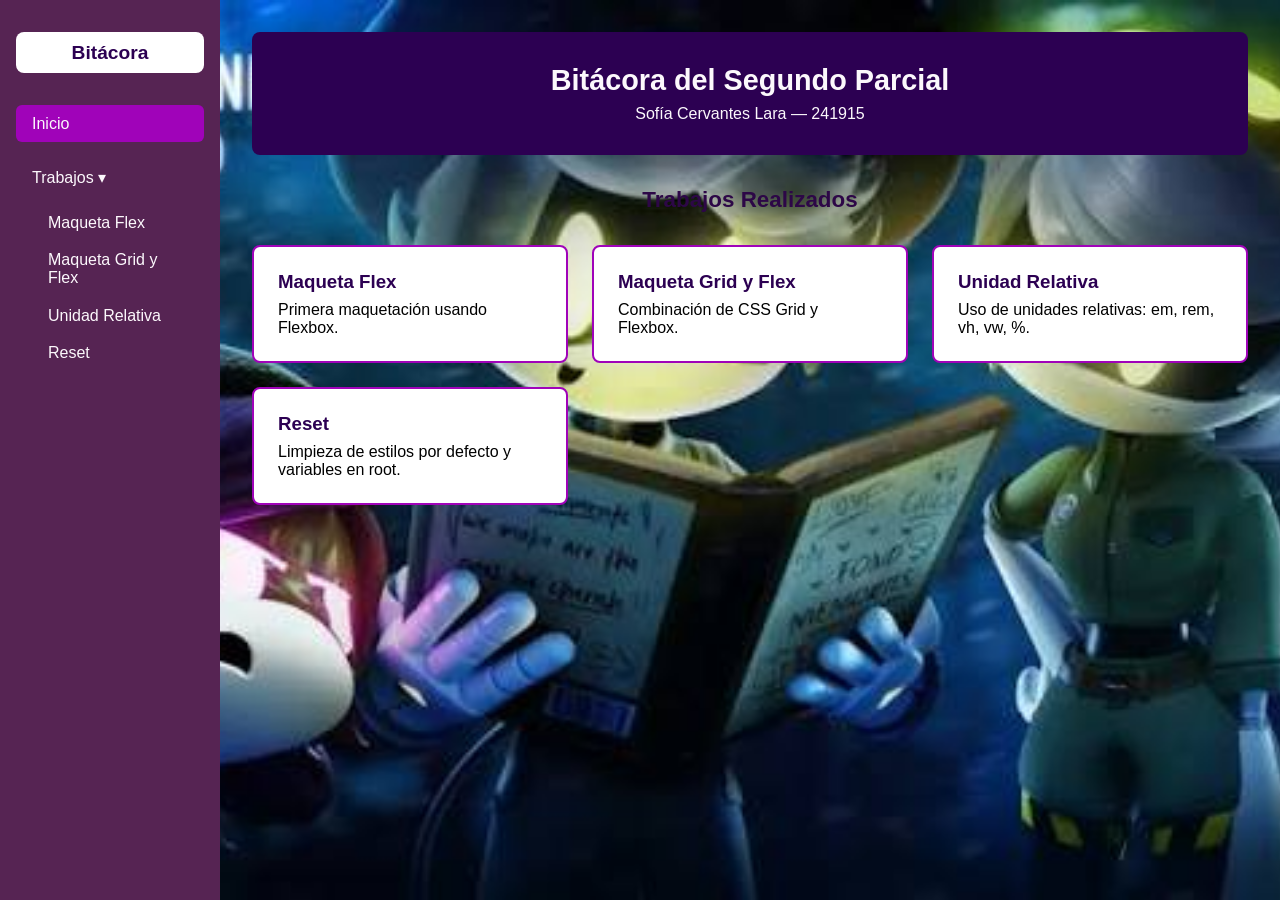
<file: Bitacora/index.html>
<!DOCTYPE html>
<html lang="es">
<head>
    <meta charset="UTF-8">
    <meta name="viewport" content="width=device-width, initial-scale=1.0">
    <title>Bitácora 2do Parcial</title>
    <link rel="stylesheet" href="estilo.css">
</head>
<body>

    <!-- Botón menú SOLO para teléfono -->
    <button class="btn-menu-movil" id="btnMenu">☰ Menú</button>

    <nav class="menu-lateral" id="menuLateral">
        <div class="logo-menu">Bitácora</div>
        <ul class="opciones-menu">
            <li><a href="index.html" class="activo">Inicio</a></li>
            <li class="desplegable">
                <a href="#">Trabajos ▾</a>
                <ul class="submenu">
                    <li><a href="maqueta-flex.html">Maqueta Flex</a></li>
                    <li><a href="maqueta-grid.html">Maqueta Grid y Flex</a></li>
                    <li><a href="unidad-relativa.html">Unidad Relativa</a></li>
                    <li><a href="reset.html">Reset</a></li>
                </ul>
            </li>
        </ul>
    </nav>

    <main class="contenido">
        <header class="encabezado">
            <h1>Bitácora del Segundo Parcial</h1>
            <p>Sofía Cervantes Lara — 241915</p>
        </header>

        <section class="seccion-trabajos">
            <h2>Trabajos Realizados</h2>
            <div class="grid-trabajos">
                <div class="tarjeta-trabajo">
                    <h3>Maqueta Flex</h3>
                    <p>Primera maquetación usando Flexbox.</p>
                </div>
                <div class="tarjeta-trabajo">
                    <h3>Maqueta Grid y Flex</h3>
                    <p>Combinación de CSS Grid y Flexbox.</p>
                </div>
                <div class="tarjeta-trabajo">
                    <h3>Unidad Relativa</h3>
                    <p>Uso de unidades relativas: em, rem, vh, vw, %.</p>
                </div>
                <div class="tarjeta-trabajo">
                    <h3>Reset</h3>
                    <p>Limpieza de estilos por defecto y variables en root.</p>
                </div>
            </div>
        </section>
    </main>

<script>
// Abrir/cerrar menú en teléfono
const btnMenu = document.getElementById('btnMenu');
const menuLateral = document.getElementById('menuLateral');

btnMenu.addEventListener('click', () => {
    menuLateral.classList.toggle('abierto');
});
</script>

</body>
</html>
</file>
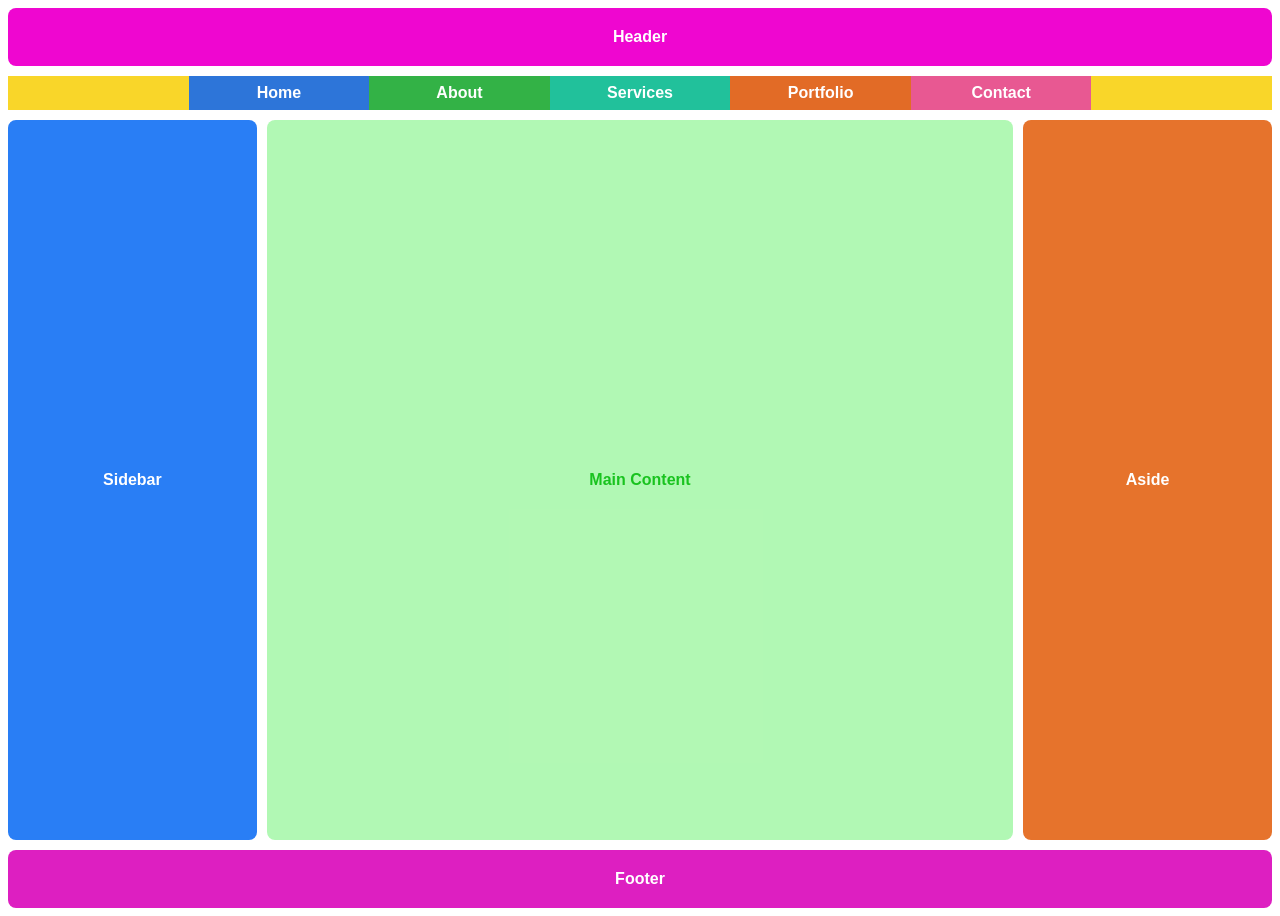
<file: Bitacora/Maqueta Flex/index.html>
<!DOCTYPE html>
<html lang="en">
<head>
    <meta charset="UTF-8">
    <meta name="viewport" content="width=device-width, initial-scale=1.0">
    <title>Document</title>
    <link rel="stylesheet" href="estilo.css">
</head>
<body>

   <div class="layout">
  <header>Header</header>
  <nav>
    <span></span>
    <span>Home</span>
    <span>About</span>
    <span>Services</span>
    <span>Portfolio</span>
    <span>Contact</span>
    <span></span>
  </nav>
  <aside class="sidebar">Sidebar</aside>
  <main>Main Content</main>
  <aside class="aside">Aside</aside>
  <footer>Footer</footer>
</div>

</body>
</html>
</file>
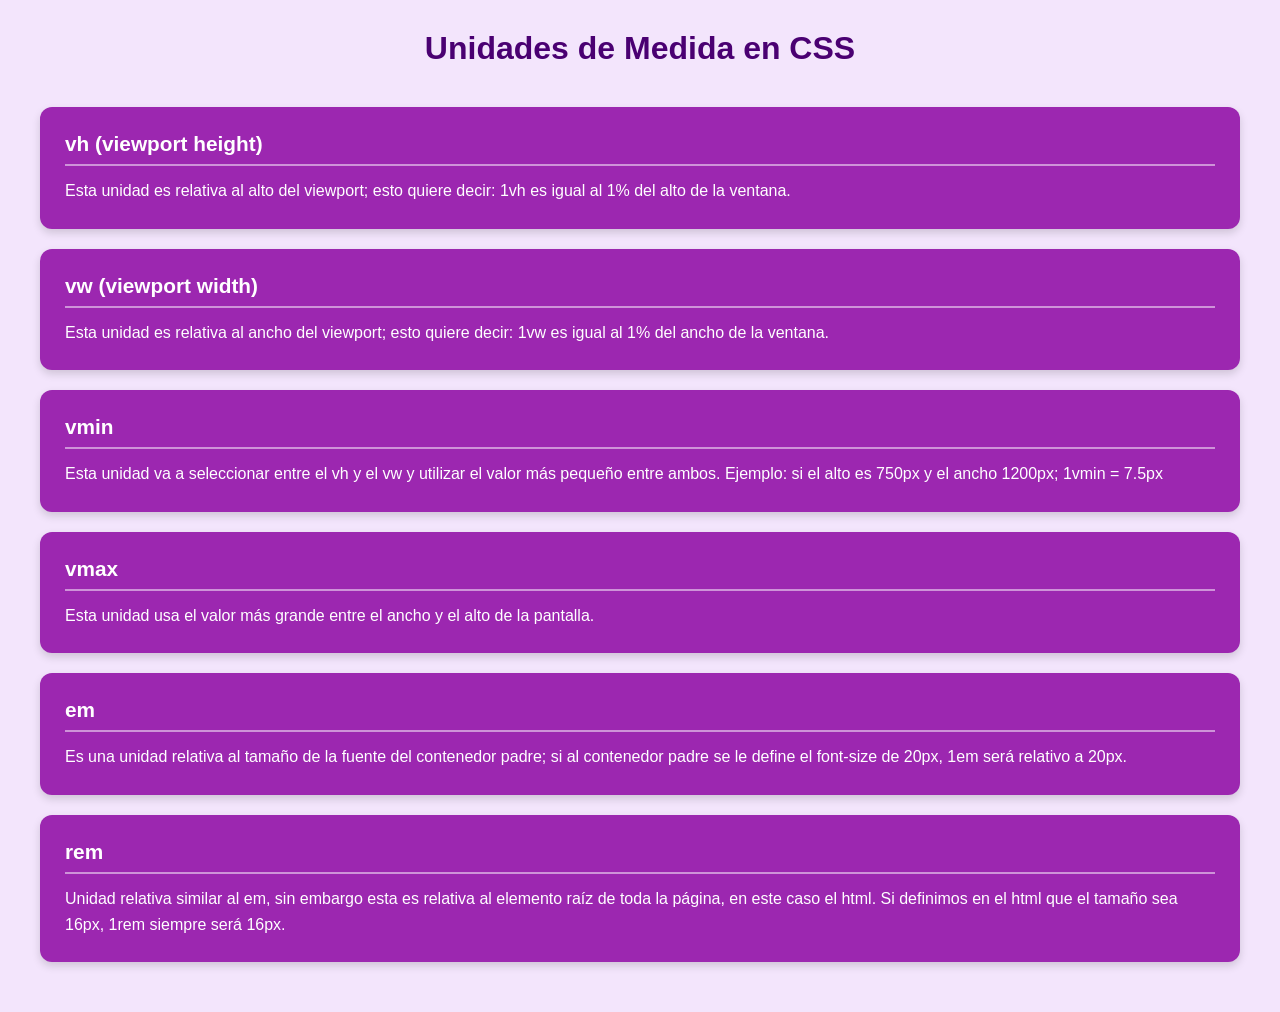
<file: Bitacora/Unidad relativa/index.html>
<!DOCTYPE html>
<html lang="es">
<head>
    <meta charset="UTF-8">
    <meta name="viewport" content="width=device-width, initial-scale=1.0">
    <title>Unidades de Medida en CSS</title>
    <link rel="stylesheet" href="estilo.css">
</head>
<body>

    <main>
        <h1>Unidades de Medida en CSS</h1>

        <div class="ficha">
            <h2>vh (viewport height)</h2>
            <p>Esta unidad es relativa al alto del viewport; esto quiere decir: 1vh es igual al 1% del alto de la ventana.</p>
        </div>

        <div class="ficha">
            <h2>vw (viewport width)</h2>
            <p>Esta unidad es relativa al ancho del viewport; esto quiere decir: 1vw es igual al 1% del ancho de la ventana.</p>
        </div>

        <div class="ficha">
            <h2>vmin</h2>
            <p>Esta unidad va a seleccionar entre el vh y el vw y utilizar el valor más pequeño entre ambos. Ejemplo: si el alto es 750px y el ancho 1200px; 1vmin = 7.5px</p>
        </div>

        <div class="ficha">
            <h2>vmax</h2>
            <p>Esta unidad usa el valor más grande entre el ancho y el alto de la pantalla.</p>
        </div>

        <div class="ficha">
            <h2>em</h2>
            <p>Es una unidad relativa al tamaño de la fuente del contenedor padre; si al contenedor padre se le define el font-size de 20px, 1em será relativo a 20px.</p>
        </div>

        <div class="ficha">
            <h2>rem</h2>
            <p>Unidad relativa similar al em, sin embargo esta es relativa al elemento raíz de toda la página, en este caso el html. Si definimos en el html que el tamaño sea 16px, 1rem siempre será 16px.</p>
        </div>
    </main>

</body>
</html>
</file>
<file: Bitacora/estilo.css>
:root {
    --morado-oscuro: #2c0052;
    --morado-medio: #562453;
    --morado-claro: #a003b9;
    --texto-blanco: #fcf8fc;
    --texto-oscuro: #2d0747;
    --fondo-contenido: #f3e5fc00;
}

* {
    margin: 0;
    padding: 0;
    box-sizing: border-box;
    font-family: sans-serif;
}

body {
    min-height: 100vh;
    display: flex;
    background-image: url('images (6).jpg');
    background-size: cover;
    background-position: center;
    background-attachment: fixed;
    background-repeat: no-repeat;
}

@media (max-width: 1024px) {
    body {
        background-image: url('baac034d54ecf9c254824474eda33d8f.jpg');
        background-size: cover;
        background-position: center;
        background-attachment: fixed;
        background-repeat: no-repeat;
    }
}

.btn-menu-movil {
    display: none;
    position: fixed;
    top: 1rem;
    left: 1rem;
    z-index: 200;
    background-color: var(--morado-claro);
    color: white;
    border: none;
    padding: 0.8rem 1.2rem;
    border-radius: 8px;
    font-size: 1rem;
    cursor: pointer;
}

.menu-lateral {
    width: 220px;
    background-color: var(--morado-medio);
    padding: 2rem 1rem;
    display: flex;
    flex-direction: column;
    gap: 2rem;
    flex-shrink: 0;
}

.logo-menu {
    background-color: white;
    color: var(--morado-oscuro);
    padding: 0.6rem 1rem;
    border-radius: 8px;
    font-weight: bold;
    font-size: 1.2rem;
    text-align: center;
}

.opciones-menu {
    list-style: none;
    display: flex;
    flex-direction: column;
    gap: 1rem;
}

.opciones-menu a {
    color: var(--texto-blanco);
    text-decoration: none;
    padding: 0.6rem 1rem;
    display: block;
    border-radius: 6px;
}

.opciones-menu a.activo,
.opciones-menu a:hover {
    background-color: var(--morado-claro);
}

.submenu {
    list-style: none;
    margin-left: 1rem;
    margin-top: 0.5rem;
}

.contenido {
    flex: 1;
    padding: 2rem;
    background-color: var(--fondo-contenido);
}

.encabezado {
    background-color: var(--morado-oscuro);
    color: var(--texto-blanco);
    padding: 2rem;
    text-align: center;
    border-radius: 8px;
    margin-bottom: 2rem;
}

.encabezado h1 {
    margin-bottom: 0.5rem;
    font-size: 1.8rem;
}

.seccion-trabajos h2 {
    text-align: center;
    color: var(--texto-oscuro);
    margin-bottom: 2rem;
    font-size: 1.4rem;
}

.grid-trabajos {
    display: grid;
    grid-template-columns: repeat(auto-fit, minmax(250px, 1fr));
    gap: 1.5rem;
}

.tarjeta-trabajo {
    border: 2px solid var(--morado-claro);
    border-radius: 8px;
    padding: 1.5rem;
    background-color: white;
}

.tarjeta-trabajo h3 {
    color: var(--morado-oscuro);
    margin-bottom: 0.5rem;
}

.tarjeta-trabajo a {
    display: inline-block;
    margin-top: 1rem;
    color: var(--morado-claro);
    font-weight: bold;
    text-decoration: none;
}

@media (max-width: 768px) {
    .btn-menu-movil {
        display: block;
    }
    .menu-lateral {
        position: fixed;
        top: 0;
        left: 0;
        height: 100vh;
        width: 240px;
        transform: translateX(-100%);
        transition: transform 0.3s ease;
        z-index: 150;
    }
    .menu-lateral.abierto {
        transform: translateX(0);
    }
    .contenido {
        padding: 1.5rem;
        padding-top: 4rem;
    }
}
</file>
<file: Bitacora/Maqueta Flex/estilo.css>
.layout {
  display: grid;
  grid-template-columns: 1fr 3fr 1fr; 
  grid-template-rows: auto auto 2fr auto; 
  gap: 10px;
  min-height: 100vh;
  margin: 0;
  font-family: sans-serif;
  font-weight: bold;
  text-align: center;
  border-radius: 8px;
}


header, nav, footer {
     grid-column: 1 / -1; }


header {
  background: hsl(308, 95%, 48%); 
  color: white;
  padding: 20px;
   border-radius: 8px;
   
}

nav {
  display: flex; 
  gap: 0;
   border-radius: 8px;
}
nav span {
  padding: 8px;
  flex: 1;
  color: white;
  
}

nav span:nth-child(1),

nav span:nth-child(7) { background: #f9d629; } 

nav span:nth-child(2) { background: #2d75d9; } 

nav span:nth-child(3) { background: #33b246; } 

nav span:nth-child(4) { background: #21c19b; } 

nav span:nth-child(5) { background: #e26b26; } 

nav span:nth-child(6) { background: #e85892; } 

.sidebar {
  background: #297ef5; 
  color: white;
  padding: 10px;
   border-radius: 8px;
   display: flex;
   align-items: center;     
  justify-content: center;
}

main {
  background: #09e91150; 
  color: #19c31f;
  padding: 10px;
   border-radius: 8px;
    display: flex;
   align-items: center;     
  justify-content: center;
}

.aside {
  background: #e6732c; 
  color: white;
  padding: 10px;
   border-radius: 8px;
    display: flex;
   align-items: center;     
  justify-content: center;
}

footer {
  background: #dd1fc1; 
  color: white;
  padding: 20px;
   border-radius: 8px;
}
</file>
<file: Bitacora/Unidad relativa/estilo.css>
* {
    margin: 0;
    padding: 0;
    box-sizing: border-box;
}

html {
    font-size: 16px;
    font-family: sans-serif;
}

body {
    background-color: #f3e5fc;
    padding: 30px;
}

main {
    max-width: 1200px;
    margin: 0 auto;
}

h1 {
    text-align: center;
    color: #4a0072;
    margin-bottom: 40px;
}

/* Fichas moradas */
.ficha {
    background-color: #9c27b0;
    color: white;
    padding: 25px;
    margin-bottom: 20px;
    border-radius: 12px;
    box-shadow: 0 4px 8px rgba(0, 0, 0, 0.15);
}

.ficha h2 {
    margin-bottom: 12px;
    font-size: 1.3rem;
    border-bottom: 2px solid #ce93d8;
    padding-bottom: 8px;
}

.ficha p {
    line-height: 1.6;
    font-size: 1rem;
}
</file>
